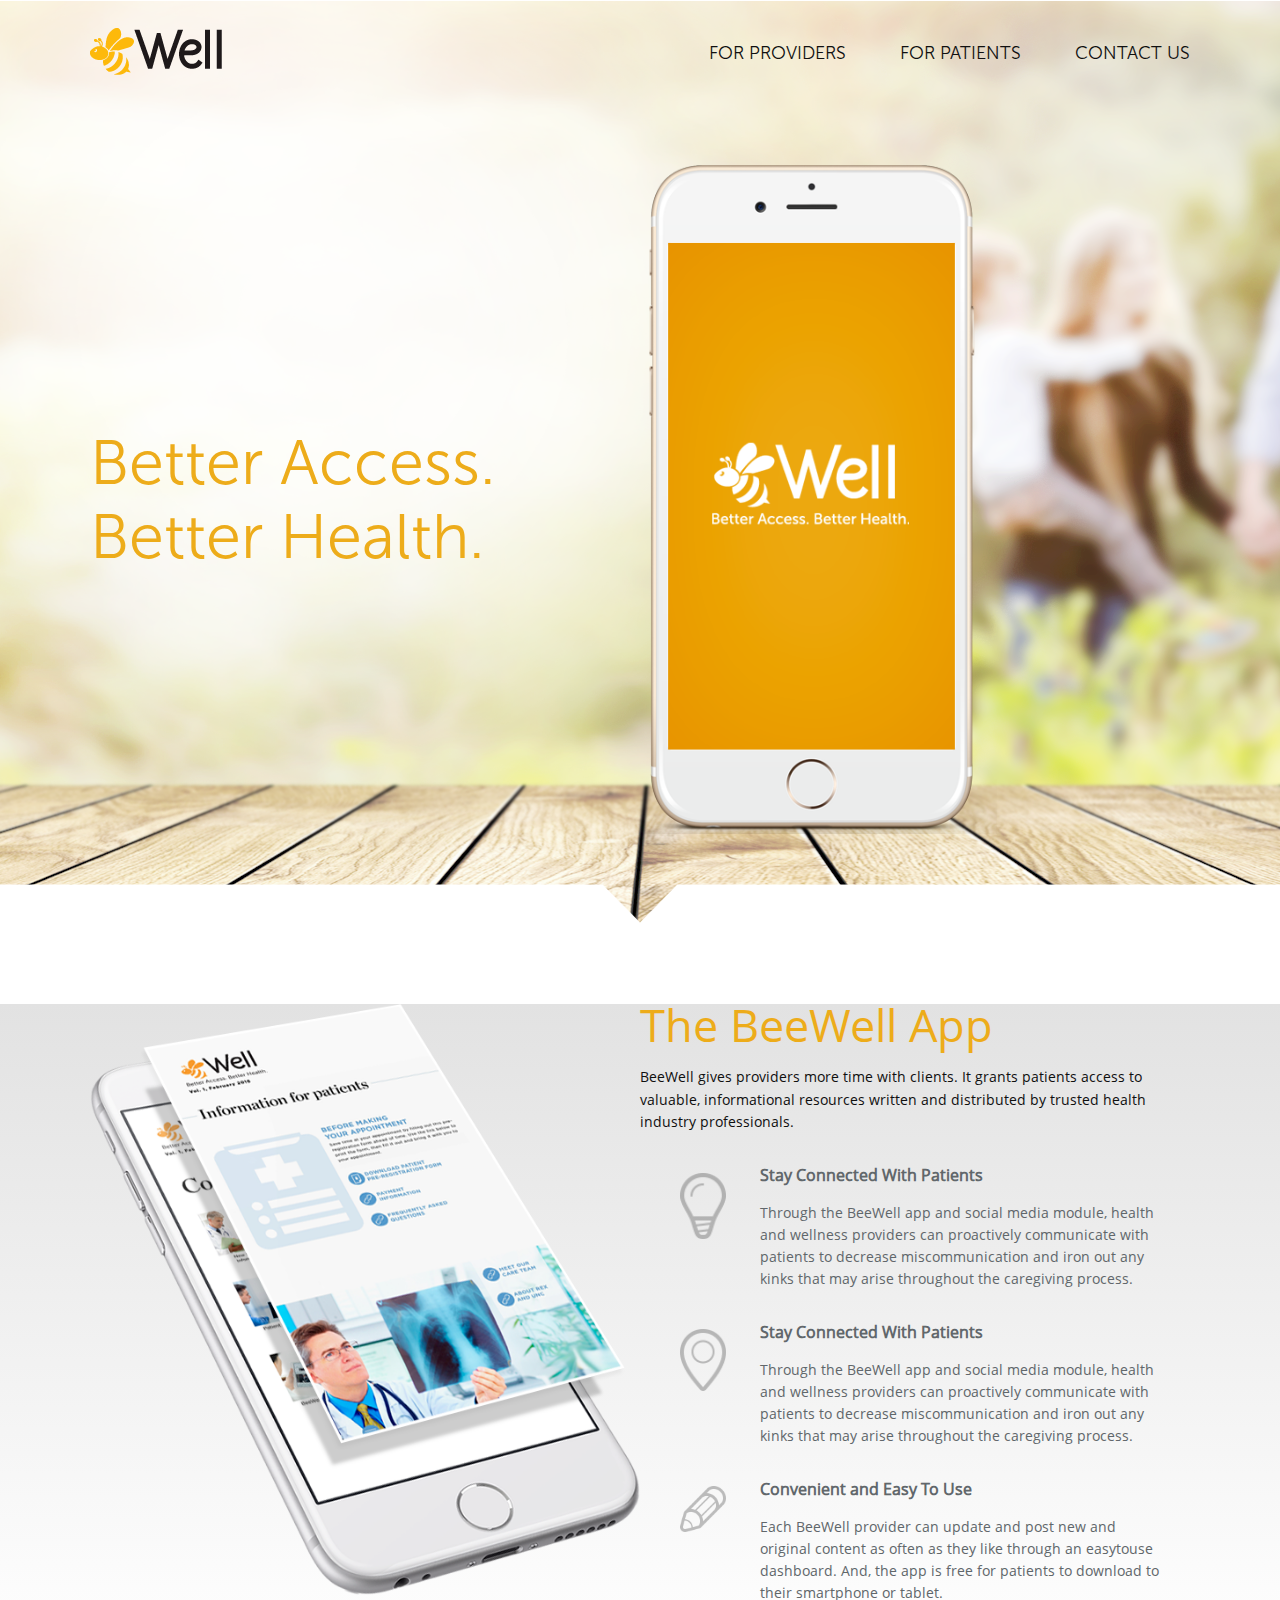
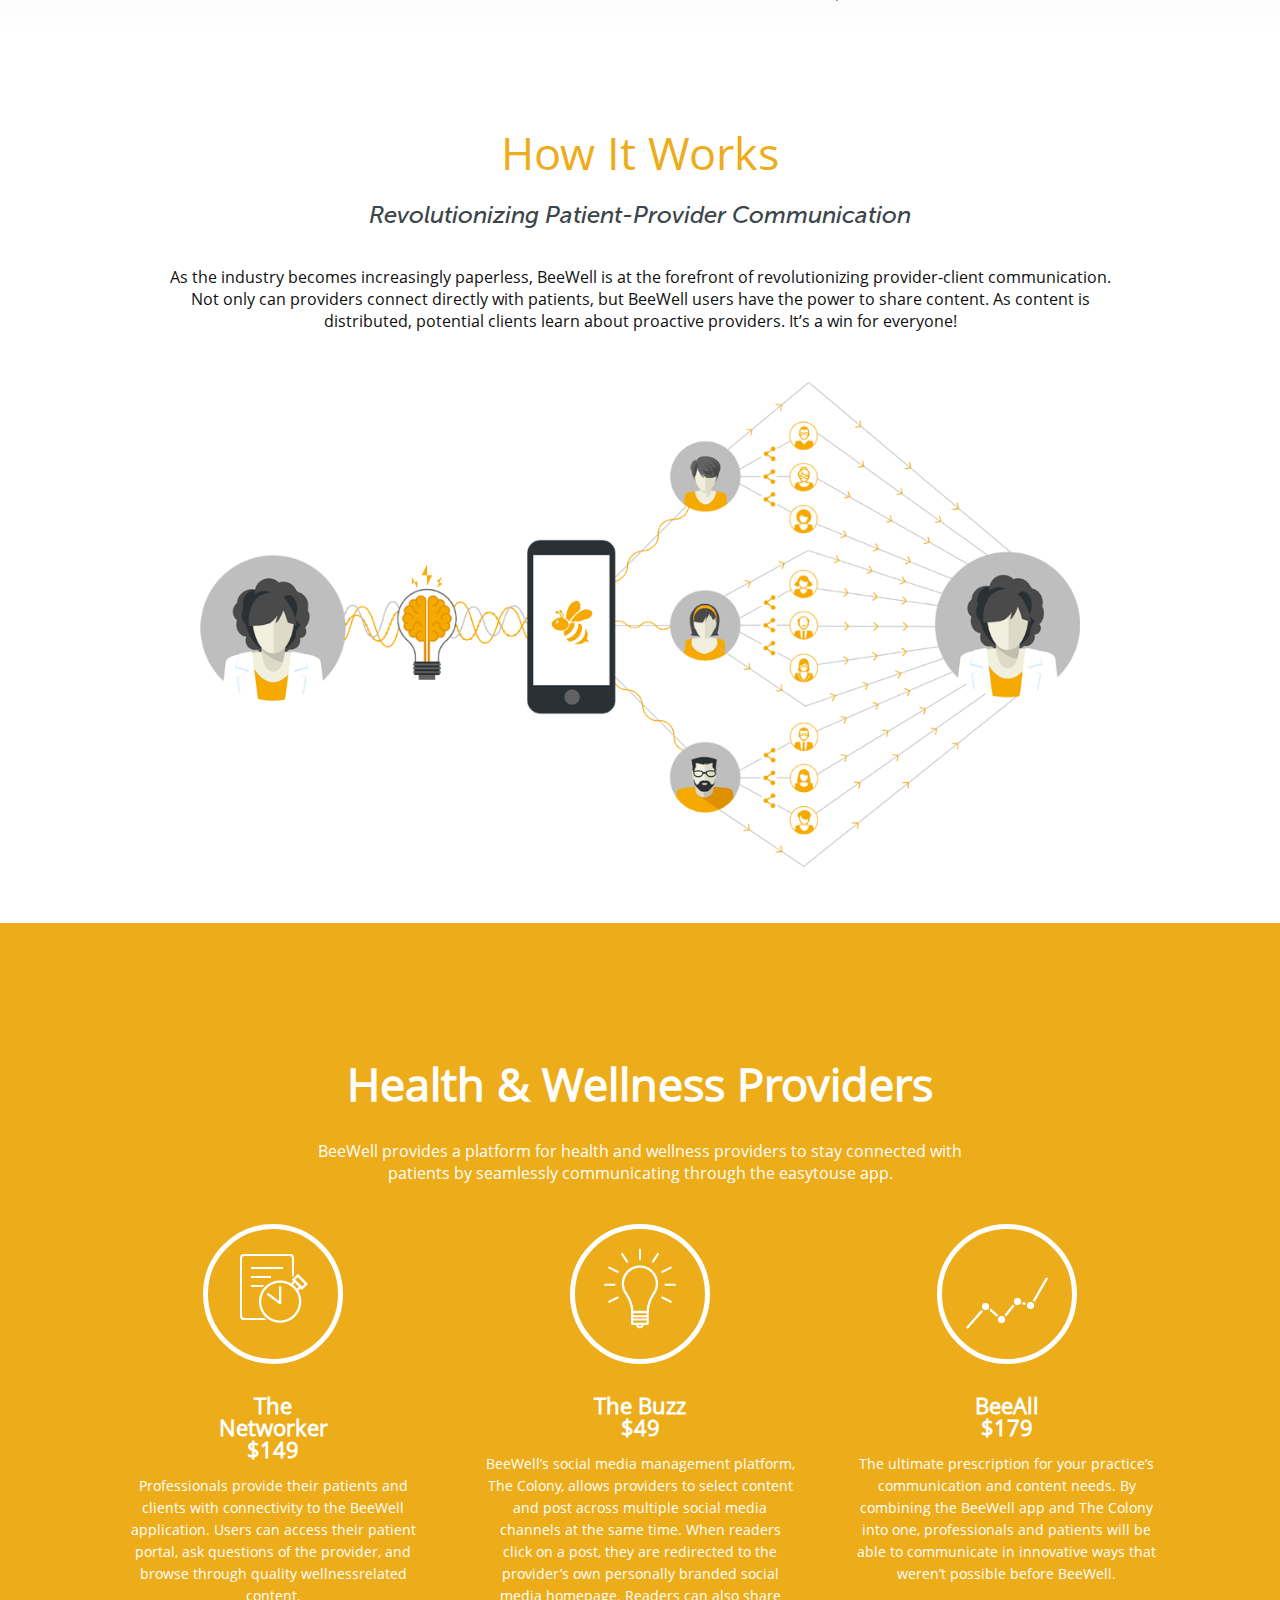
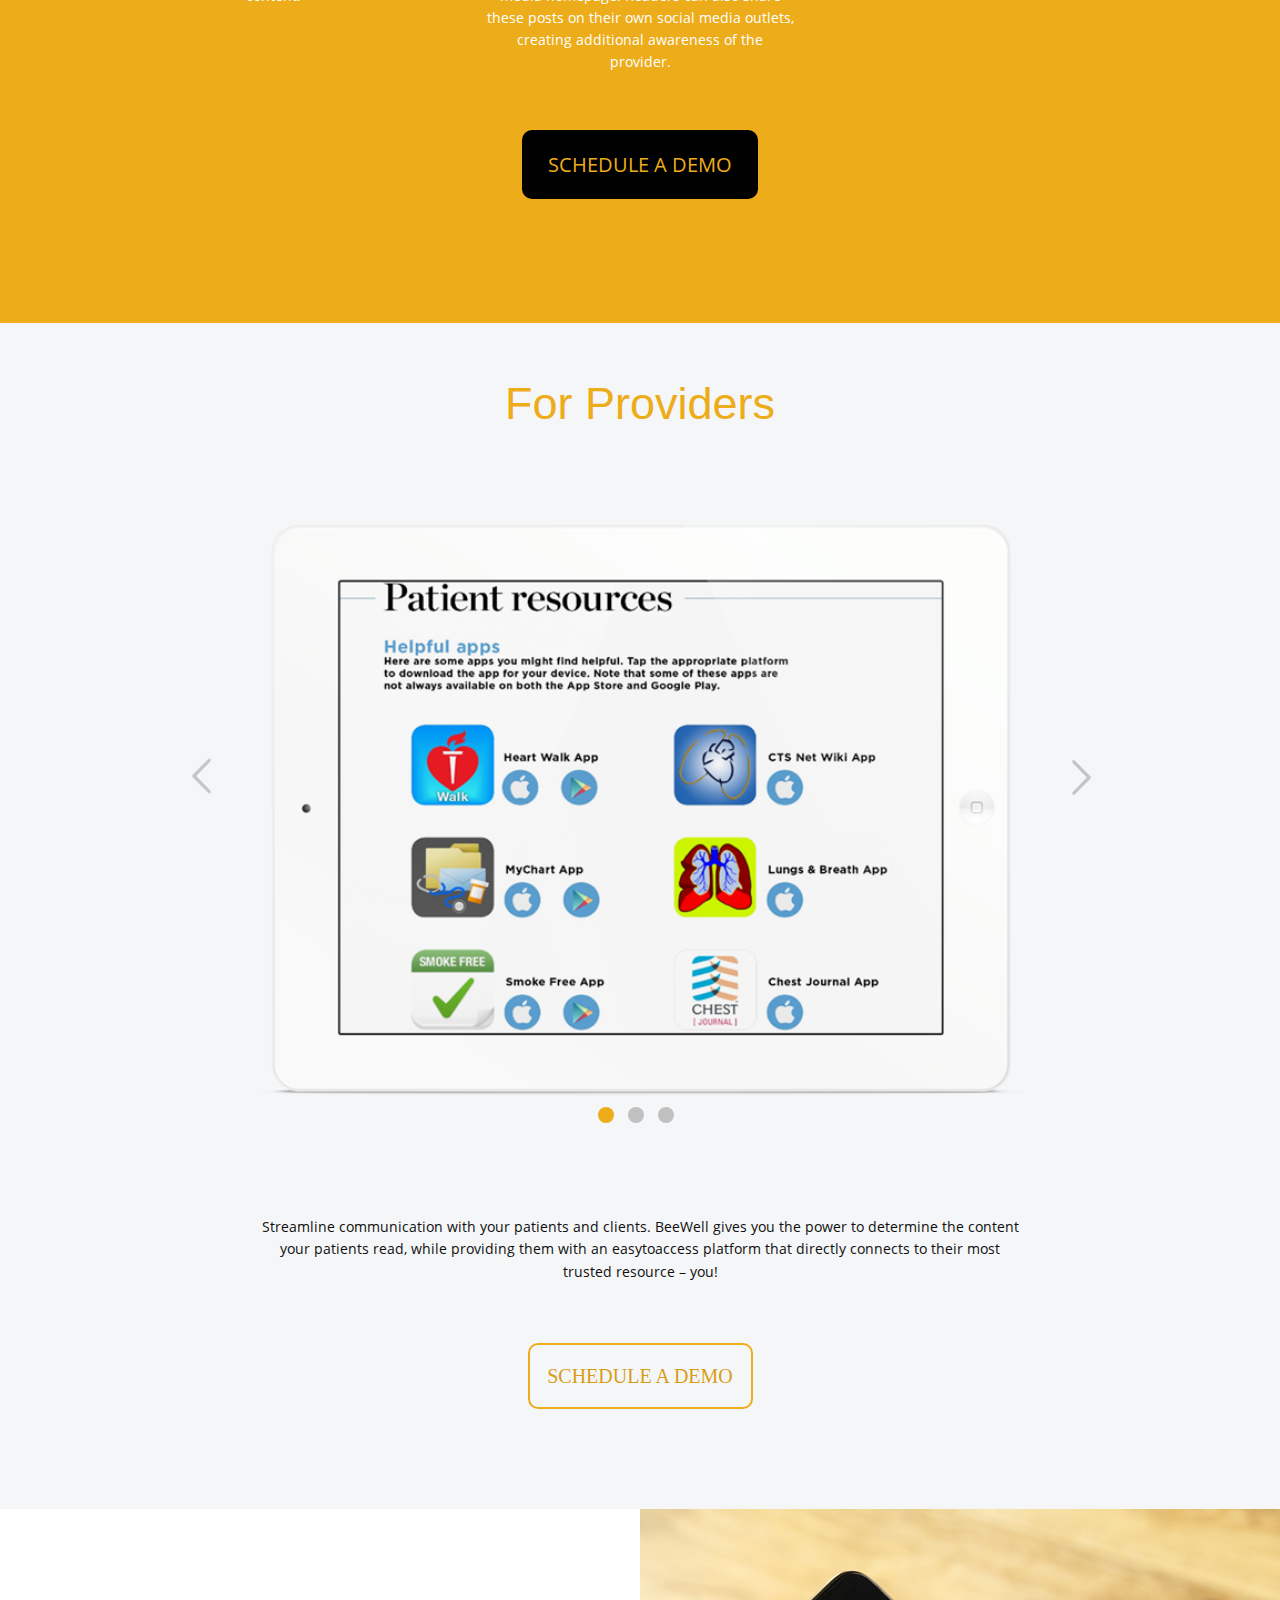
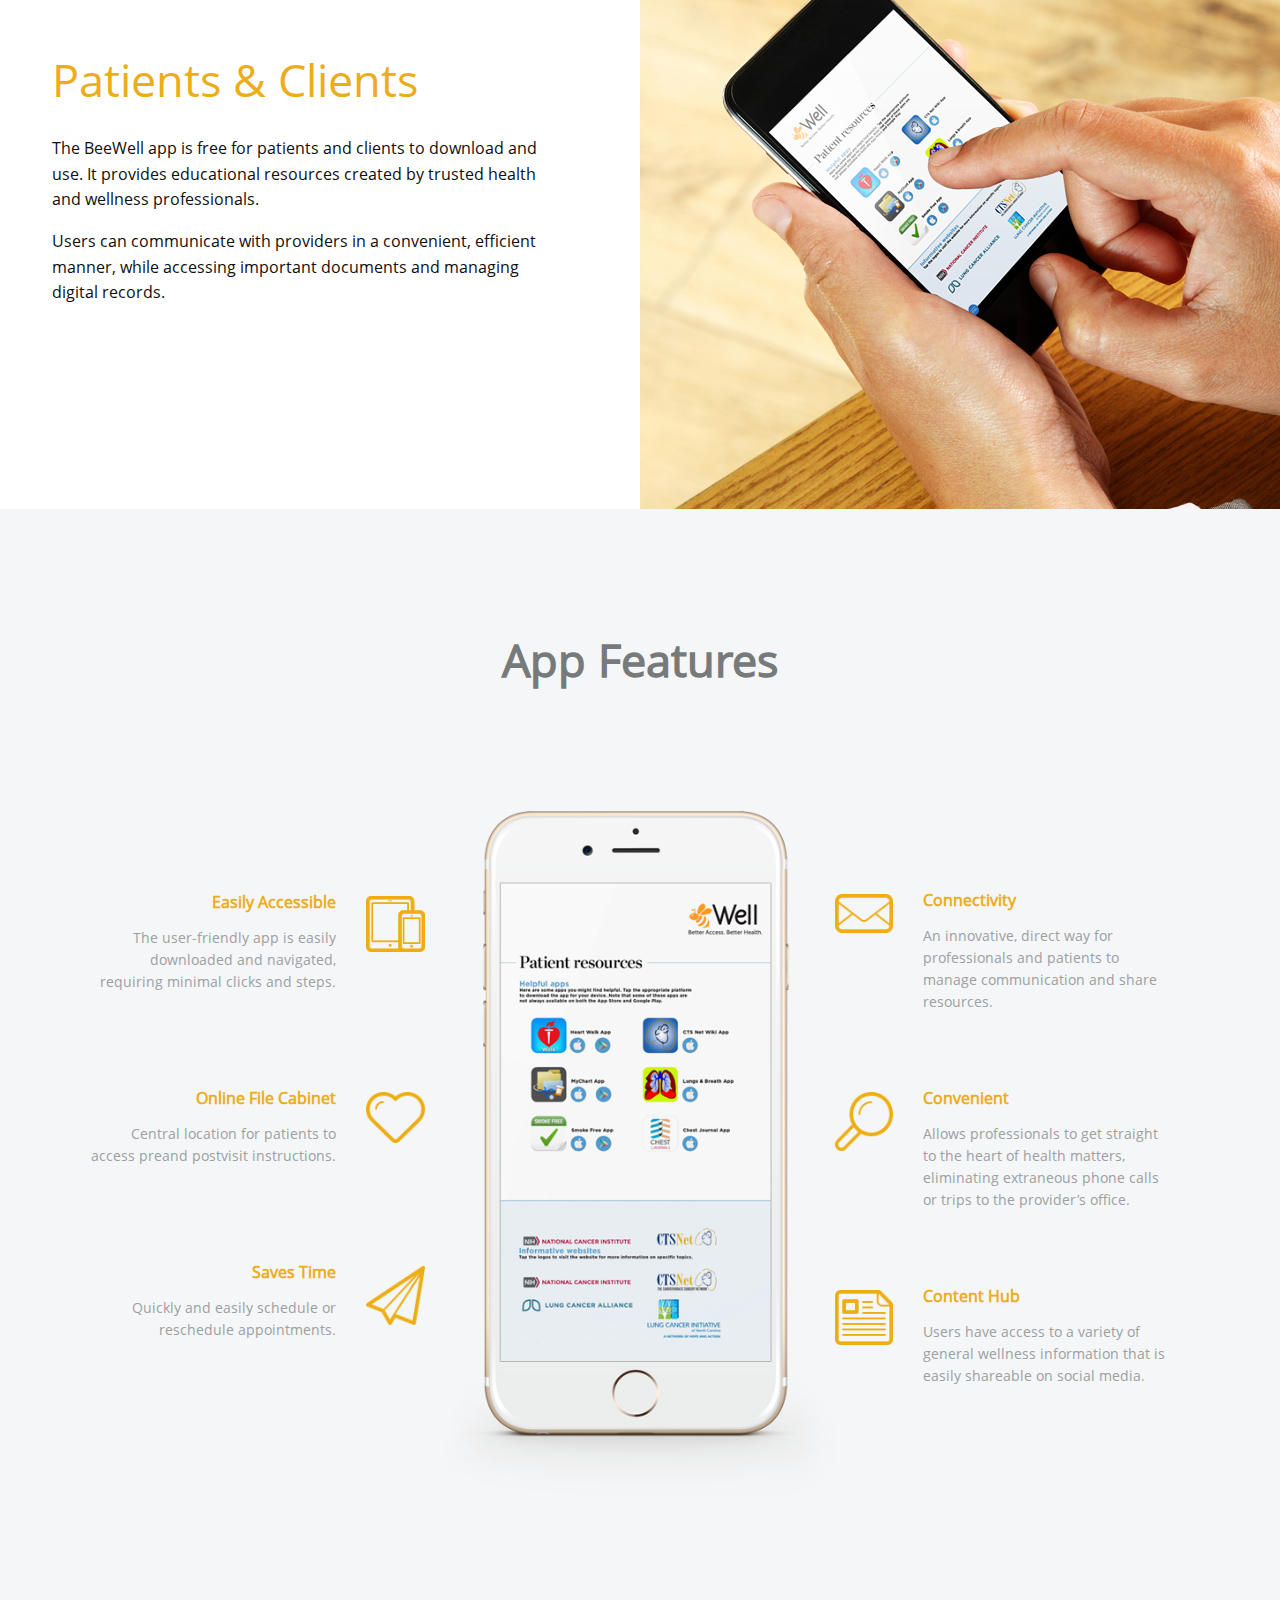
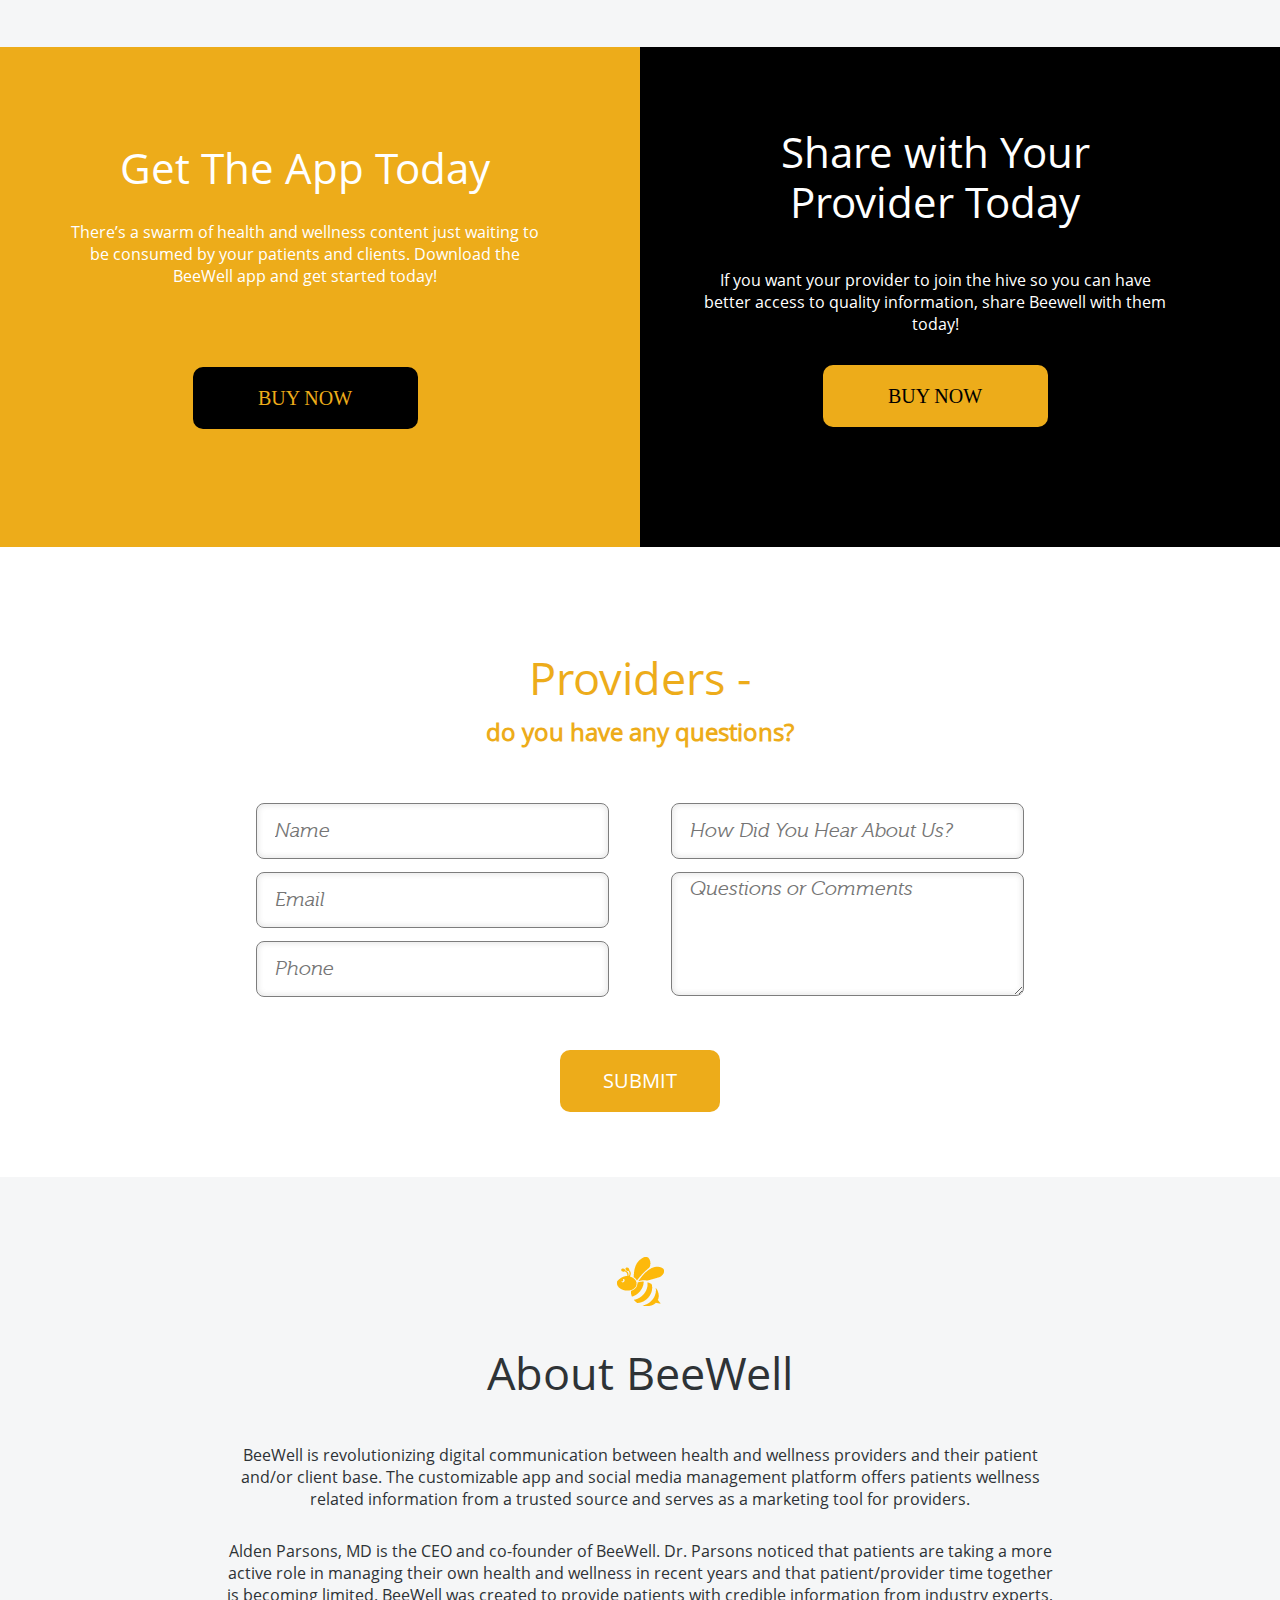
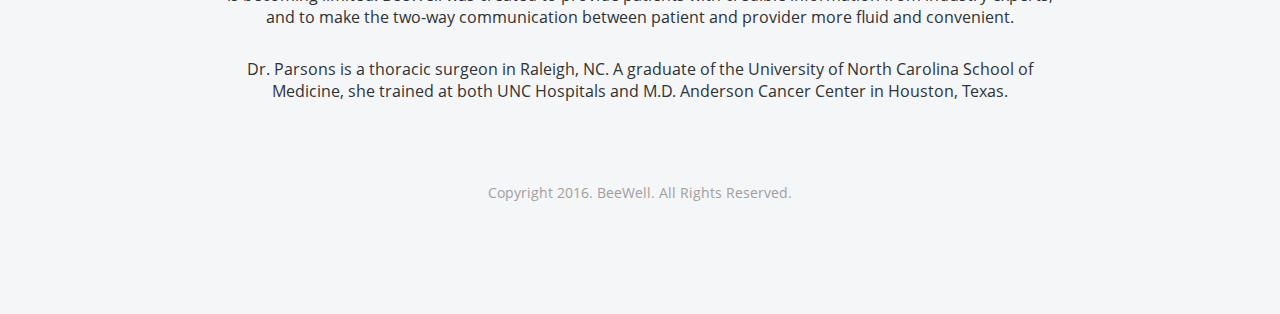
<file: BeeWell/index.html>
<!DOCTYPE html>
<html lang="en">
<head>
    <meta charset="UTF-8">
    <meta name="viewport" content="width=device-width, initial-scale=1.0">
    <link rel="stylesheet" type="text/css" href="slick/slick.css"/>
    <link rel="stylesheet" type="text/css" href="slick/slick-theme.css"/>
    <link rel="stylesheet" href="css/styles.css">
    <title>BeeWell 1</title>
</head>
<body class="body">
<div class="wrapper">
    <div id="sidebar">
        <div class="button-bar menu-toggle">
            <span></span>
            <span></span>
            <span></span>
        </div>
        <ul>
            <li><a class="menu-toggle" href="#for-providers">For
                Providers</a></li>
            <li><a class="menu-toggle" href="#clients">For Patients</a></li>
            <li><a class="menu-toggle" href="#provide">Contact Us</a></li>
        </ul>
    </div>
    <span id="fader" class="menu-toggle"></span>
    <header id="header">
        <div class="container">
            <img src="images/Logo.png" alt="#">
            <nav class="main-nav">
                <ul>
                    <li><a href="#for-providers">For Providers</a></li>
                    <li><a href="#clients">For Patients</a></li>
                    <li><a href="#provide">Contact Us</a></li>
                </ul>
            </nav>
        </div>
    </header>
    <section id="access">
        <div class="container">
            <div class="access-text">
                <h1>Better Access.
                    Better Health.</h1>
            </div>
            <div class="access-image">
                <img class="image-acess" src="images/img-02.png" alt="#">
            </div>
        </div>
    </section>
    <section id="app">
        <div class="container">
            <div class="app-image">
                <img src="images/image-20.png" alt="#">
            </div>
            <div class="app-block">
                <div class="block-header">
                    <h3>The BeeWell App</h3>
                    <p>BeeWell gives providers more time with clients. It
                        grants patients access to valuable, informational
                        resources written and distributed by
                        trusted health industry professionals.</p>
                </div>
                <ul>
                    <li>
                        <img src="images/img-21.png" alt="" class="block-img">
                        <div class="li-block">
                            <h3>Stay Connected With Patients</h3>
                            <p>Through the BeeWell app and social media module,
                                health and wellness providers can proactively
                                communicate with patients to decrease
                                miscommunication
                                and iron out any kinks that may arise
                                throughout the caregiving process.</p>
                        </div>
                    </li>
                    <li>
                        <img src="images/img-22.png" alt="" class="block-img">
                        <div class="li-block">
                            <h3>Stay Connected With Patients</h3>
                            <p>Through the BeeWell app and social media module,
                                health and wellness providers can proactively
                                communicate with patients to decrease
                                miscommunication and iron out any kinks that
                                may arise
                                throughout the caregiving process.</p>
                        </div>
                    </li>
                    <li>
                        <img src="images/img-23.png" alt="" class="block-img">
                        <div class="li-block">
                            <h3>Convenient and Easy To Use</h3>
                            <p>Each BeeWell provider can update and post new
                                and original content as often as they like
                                through an easytouse dashboard. And, the app
                                is free for patients to
                                download to their smartphone or tablet.</p>
                        </div>
                    </li>
                </ul>
            </div>
        </div>
    </section>
    <section>
        <div class="container how-works">
            <h3>How It Works</h3>
            <h5>Revolutionizing Patient-Provider Communication</h5>
            <p>As the industry becomes increasingly paperless, BeeWell is at
                the forefront of revolutionizing provider-client communication.
                Not only can providers connect directly with patients, but
                BeeWell
                users have the power to share content. As content is
                distributed,
                potential clients learn about proactive providers.
                It’s a win for everyone!</p>
            <img src="images/img-30.png" alt="">
        </div>
    </section>
    <section class="health">
        <div class="container">
            <div class="header-health">
                <h3>Health & Wellness Providers</h3>
                <p>BeeWell provides a platform for health and wellness
                    providers to stay connected with patients
                    by seamlessly communicating through the easytouse app.</p>
            </div>
            <div class="health-blocks">
                <div class="circle">
                    <img src="images/img-40.png" alt="">
                </div>
                <h5>The Networker $149</h5>
                <p>Professionals provide their patients and clients with
                    connectivity to the BeeWell application. Users can access
                    their patient portal, ask questions of the provider, and
                    browse
                    through quality wellnessrelated content.</p>
            </div>
            <div class="health-blocks">
                <div class="circle">
                    <img src="images/img-41.png" alt="">
                </div>
                <h5>The Buzz <span>$49</span></h5>
                <p>BeeWell’s social media management platform, The Colony,
                    allows
                    providers to select content and post across multiple
                    social media
                    channels at the same time. When readers click on a post,
                    they are
                    redirected to the provider’s own personally branded
                    social media
                    homepage. Readers can also share these posts on their
                    own social
                    media outlets, creating additional awareness of the
                    provider.</p>
            </div>
            <div class="health-blocks">
                <div class="circle">
                    <img src="images/img-42.png" alt="">
                </div>
                <h5>BeeAll <span>$179</span></h5>
                <p>The ultimate prescription for your practice’s communication
                    and content needs. By combining the BeeWell app and The
                    Colony into one, professionals and patients will be able
                    to communicate in innovative
                    ways that weren’t possible before BeeWell.</p>
            </div>
            <a href="#" class="button-health">SCHEDULE A DEMO</a>
        </div>
    </section>
    <section id="for-providers">
        <div class="container">
            <div class="for-providers-inner">
                <h3>For Providers</h3>
                <div class="all">
                    <div class="slider">
                        <div class="gallery">
                            <div class="item-img">
                                <img src="images/img-51.png" alt=""></div>
                            <div class="item-img">
                                <img src="images/img-51.png" alt=""></div>
                            <div class="item-img">
                                <img src="images/img-51.png" alt=""></div>
                        </div>
                    </div>
                    <p>Streamline communication with your patients and clients.
                        BeeWell gives you the power to determine the content
                        your
                        patients read, while providing them with an
                        easytoaccess
                        platform that directly connects to their
                        most trusted resource – you!</p>
                    <a href="#" class="button-providers">Schedule A Demo</a>
                </div>
            </div>
        </div>
    </section>
    <section id="clients">
        <div class="clients-inner">
            <div class="block-text">
                <div class="block-text-inner">
                    <h3>Patients & Clients</h3>
                    <p>The BeeWell app is free for patients and clients to
                        download and use.
                        It provides educational resources created by trusted
                        health and wellness professionals.</p>
                    <p>Users can communicate with providers in a convenient,
                        efficient
                        manner, while accessing important documents
                        and managing digital records.</p>
                </div>
            </div>
            <div class="block-image">
            </div>
        </div>
    </section>
    <section class="features">
        <div class="container">
            <h4>App Features</h4>
            <div class="features-text">
                <div class="features-block">
                    <div class="features-inner">
                        <div class="inner">
                            <div class="inner-text">
                                <h5>Easily Accessible</h5>
                                <p>The user-friendly app is easily downloaded
                                    and navigated, requiring minimal clicks
                                    and steps.</p>
                            </div>
                            <img src="images/img-61.png" alt="">
                        </div>
                        <div class="inner">
                            <div class="inner-text">
                                <h5>Online File Cabinet</h5>
                                <p>Central location for patients to access
                                    preand postvisit instructions.</p>
                            </div>
                            <img src="images/img-62.png" alt="">
                        </div>
                        <div class="inner">
                            <div class="inner-text">
                                <h5>Saves Time</h5>
                                <p>Quickly and easily schedule or
                                    reschedule appointments.</p>
                            </div>
                            <img src="images/img-63.png" alt="">
                        </div>
                    </div>
                </div>
                <div class="features-block image-feature">
                    <img class="image-feature" src="images/img-70.png" alt="">
                </div>
                <div class="features-block">
                    <div class="features-inner">
                        <div class="inner-right">
                            <img src="images/img-64.png" alt="">
                            <div class="inner-text2">
                                <h5>Connectivity</h5>
                                <p>An innovative, direct way for
                                    professionals and patients
                                    to manage communication and share
                                    resources.</p>
                            </div>
                        </div>
                        <div class="inner-right">
                            <img src="images/img-65.png" alt="">
                            <div class="inner-text2">
                                <h5>Convenient</h5>
                                <p>Allows professionals to get straight to
                                    the heart
                                    of health matters, eliminating
                                    extraneous phone calls or trips
                                    to the provider’s office.</p>
                            </div>
                        </div>
                        <div class="inner-right">
                            <img src="images/img-66.png" alt="">
                            <div class="inner-text2">
                                <h5>Content Hub</h5>
                                <p>Users have access to a variety
                                    of general wellness information
                                    that is easily shareable on social
                                    media.</p>
                            </div>
                        </div>
                    </div>
                </div>
            </div>
        </div>
    </section>
    <section class="today">
        <div class="today-inner">
            <div class="left-share">
                <div class="left-share-in">
                    <h3>Get The App Today</h3>
                    <p>There’s a swarm of health and wellness content just
                        waiting to be consumed by your patients and
                        clients. Download the BeeWell app and get started
                        today!</p>
                        <a href="#" class="button-left">BUY NOW</a>
                </div>
                
            </div>
            <div class="right-share">
                <div class="right-share-in">
                    <h3>Share with Your Provider Today</h3>
                    <p>If you want your provider to join the hive so you can
                        have better access to quality information,
                        share Beewell with them today!</p>
                    <a href="#" class="button-right">BUY NOW</a>
                </div>
            </div>
        </div>
    </section>
    <section id="provide">
        <div class="container">
            <h3>Providers -</h3>
            <h4>do you have any questions?</h4>
            <div class="input-block">
                <div class="left-input">
                    <label>
                        <input type="text" class="form-control"
                               placeholder="Name">
                    </label>
                    <label>
                        <input type="text" class="form-control"
                               placeholder="Email">
                    </label>
                    <label>
                        <input type="text" class="form-control"
                               placeholder="Phone">
                    </label>
                </div>
                <div class="right-input">
                    <label>
                        <input type="text" class="form-control"
                               placeholder="How Did You Hear About Us?">
                    </label>
                    <label>
                        <textarea placeholder="Questions or Comments"
                                  class="form-control"></textarea>
                    </label>
                </div>
            </div>
            <a href="#" class="input-button">Submit</a>
        </div>
    </section>
    <footer>
        <div class="container">
            <img class="logo-footer" src="images/logo-2.png" alt="">
            <h3>About BeeWell</h3>
            <p>BeeWell is revolutionizing digital communication between
                health and
                wellness providers and their patient
                and/or client base. The customizable app and social media
                management
                platform offers patients wellness
                related information from a trusted source and serves as a
                marketing
                tool for providers.</p>
            <p>Alden Parsons, MD is the CEO and co-founder of BeeWell. Dr.
                Parsons noticed that patients are taking a
                more active role in managing their own health and wellness
                in recent
                years and that patient/provider
                time together is becoming limited. BeeWell was created to
                provide
                patients with credible information
                from industry experts, and to make the two-way communication
                between patient and provider more fluid and
                convenient.</p>
            <p>Dr. Parsons is a thoracic surgeon in Raleigh, NC. A graduate of
                the University of North Carolina School
                of Medicine, she trained at both UNC Hospitals and M.D.
                Anderson
                Cancer Center in Houston, Texas.</p>
            <p>Copyright 2016. BeeWell. All Rights Reserved.</p>
        </div>
    </footer>
</div>
<script src="js/jquery-1.11.3.min.js"></script>
<script src="slick/slick.min.js"></script>
<script src="js/scripts.js"></script>
</body>
</html>
</file>
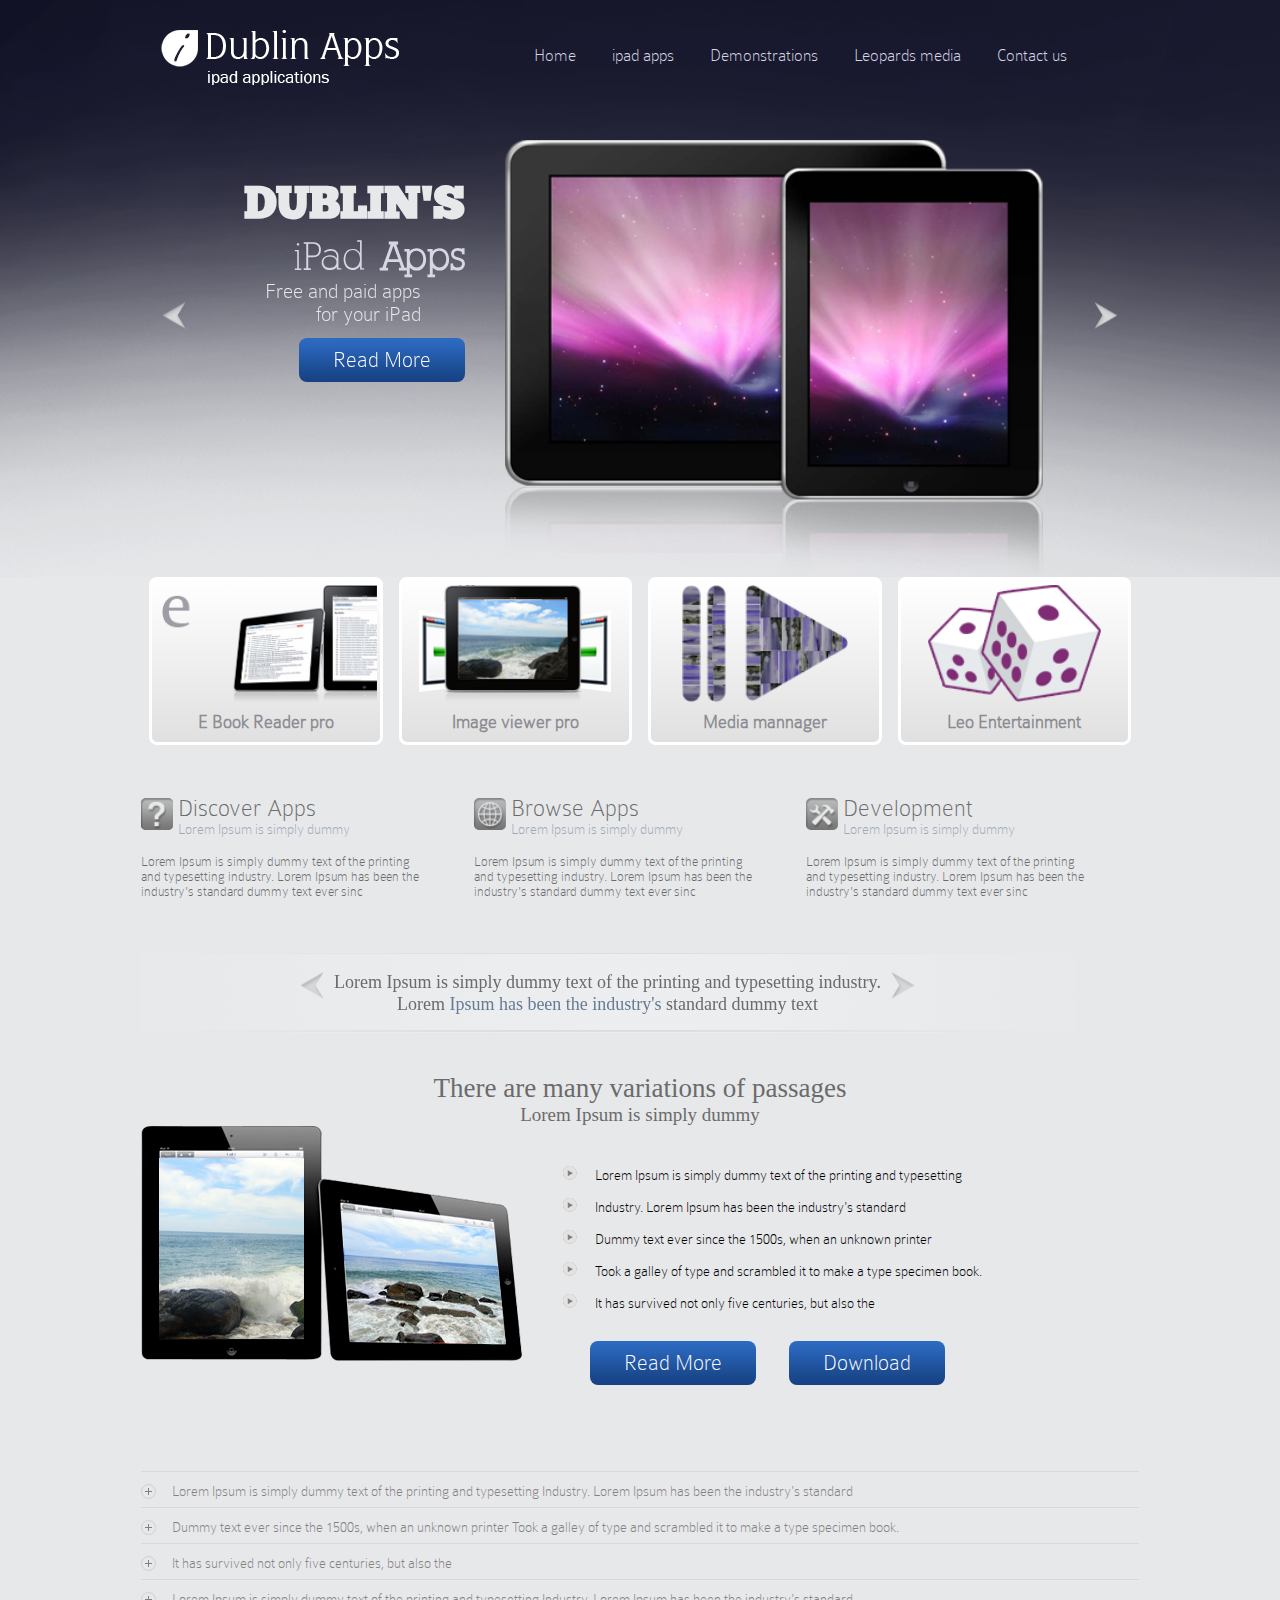
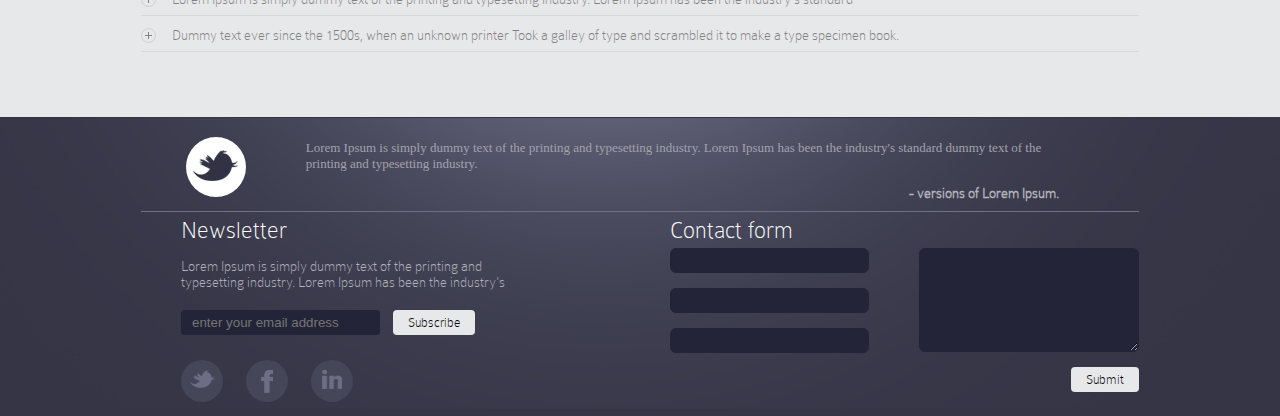
<file: Dublin/index.html>
<!DOCTYPE html>
<html lang="en">
<head>
    <meta charset="UTF-8">
    <meta content="width=device-width, initial-scale=1.0" name="viewport">
    <link href="css/styles.css" rel="stylesheet">
    <link href="css/styles2.css" rel="stylesheet">
    <link href="slick/slick.css" rel="stylesheet" type="text/css"/>
    <link href="slick/slick-theme.css" rel="stylesheet" type="text/css"/>
    <title>Dublin apps</title>
</head>
<body class="body">
<div class="mobile-menu">
    <div class="logo">
        <a href="#">logo</a>
    </div>
    <div class="mobile-btn menu-toggle">
        <span></span>
        <span></span>
        <span></span>
    </div>
</div>
<div class="sidebar">
    <ul>
        <li><a class="menu-toggle" href="#">Home</a></li>
        <li><a class="menu-toggle" href="#">ipad apps</a></li>
        <li><a class="menu-toggle" href="#">Demonstrations</a></li>
        <li><a class="menu-toggle" href="#">Leopards media</a></li>
        <li><a class="menu-toggle" href="#">Contact us</a></li>
    </ul>
    <span class="fader menu-toggle"></span>
</div>
<div class="wrapper">
    <header>
        <div class="container">
            <div class="logo">
                <a href="#">logo</a>
            </div>
            <nav class="main-nav">
                <ul>
                    <li><a href="#">Home</a></li>
                    <li><a href="#">ipad apps</a></li>
                    <li><a href="#">Demonstrations</a></li>
                    <li><a href="#">Leopards media</a></li>
                    <li><a href="#">Contact us</a></li>
                </ul>
            </nav>
        </div>
    </header>
    <div class="visual">
        <div class="gallery">
            <div class="gallery-item">
                <img alt="" src="images/visual-bg.png">
                <div class="item-text">
                    <h1>Dublin's</h1>
                    <h2>iPad <strong>Apps</strong></h2>
                    <p>Free and paid apps for your iPad</p>
                    <a class="btn" href="#">Read More</a>
                </div>
            </div>
            <div class="gallery-item">
                <img alt="" src="images/visual-bg.png">
                <div class="item-text">
                    <h1>Dublin's</h1>
                    <h2>iPad <strong>Apps</strong></h2>
                    <p>Free and paid apps for your iPad</p>
                    <a class="btn" href="#">Read More</a>
                </div>
            </div>
            <div class="gallery-item">
                <img alt="" src="images/visual-bg.png">
                <div class="item-text">
                    <h1>Dublin's</h1>
                    <h2>iPad <strong>Apps</strong></h2>
                    <p>Free and paid apps for your iPad</p>
                    <a class="btn" href="#">Read More</a>
                </div>
            </div>
        </div>
    </div>
    <div class="container">
        <div class="media">
            <div class="media-item">
                <div class="inner">
                    <img alt="" src="images/img-products01.png">
                    <h5>E Book Reader pro</h5>
                </div>
            </div>
            <div class="media-item">
                <div class="inner">
                    <img alt="" src="images/img-products02.png">
                    <h5>Image viewer pro</h5>
                </div>
            </div>
            <div class="media-item">
                <div class="inner">
                    <img alt="" src="images/img-products03.png">
                    <h5>Media mannager</h5>
                </div>
            </div>
            <div class="media-item">
                <div class="inner">
                    <img alt="" src="images/img-products04.png">
                    <h5>Leo Entertainment</h5>
                </div>
            </div>
        </div>
        <div class="descript">
            <div class="desc">
                <div class="desc-header">
                    <img alt="" src="images/descriptions-img01.png">
                    <div class="header-text">
                        <h3>Discover Apps</h3>
                        <h5>Lorem Ipsum is simply dummy</h5>
                    </div>
                </div>
                <p>Lorem Ipsum is simply dummy text of the printing and
                    typesetting industry. Lorem Ipsum has been the
                    industry's standard dummy text ever sinc</p>
            </div>
            <div class="desc">
                <div class="desc-header">
                    <img alt="" src="images/descriptions-img02.png">
                    <div class="header-text">
                        <h3>Browse Apps</h3>
                        <h5>Lorem Ipsum is simply dummy</h5>
                    </div>
                </div>
                <p>Lorem Ipsum is simply dummy text of the printing and
                    typesetting industry. Lorem Ipsum has been the
                    industry's standard dummy text ever sinc</p>
            </div>
            <div class="desc">
                <div class="desc-header">
                    <img alt="" src="images/descriptions-img03.png">
                    <div class="header-text">
                        <h3>Development</h3>
                        <h5>Lorem Ipsum is simply dummy</h5>
                    </div>
                </div>
                <p>Lorem Ipsum is simply dummy text of the printing and
                    typesetting industry. Lorem Ipsum has been the
                    industry's standard dummy text ever sinc</p>
            </div>
        </div>
        <div class="text-slider">
            <div class="slider-bg">
                <div class="slide-text">
                    <div class="text">
                        <p>Lorem Ipsum is simply dummy text of the printing and
                            typesetting industry. Lorem <a href="#">Ipsum
                                has been the industry's</a> standard dummy text
                        </p>
                    </div>
                    <div class="text">
                        <p>Lorem Ipsum is simply dummy text of the printing and
                            typesetting industry. Lorem <a
                                    href="#">Ipsum has been the industry's</a>
                            standard dummy text</p>
                    </div>
                    <div class="text">
                        <p>Lorem Ipsum is simply dummy text of the printing and
                            typesetting industry. Lorem <a
                                    href="#">Ipsum has been the industry's</a>
                            standard dummy text</p>
                    </div>
                </div>
            </div>
        </div>
        <div class="passages">
            <div class="passages-head">
                <h3>There are many variations of passages</h3>
                <p>Lorem Ipsum is simply dummy</p>
            </div>
            <div class="passages-body">
                <div class="image">
                    <img alt="" src="images/passages-img.png">
                </div>
                <div class="passages-text">
                    <ul>
                        <li><a href="#">
                            <img alt="" class="bullet" src="images/bullet.png"></a>
                            <span>Lorem Ipsum is simply dummy text of
                                the printing and typesetting</span>
                        </li>
                        <li><a href="#">
                            <img alt="" class="bullet" src="images/bullet.png"></a>
                            <span>Industry. Lorem Ipsum has been the
                                industry's standard</span>
                        </li>
                        <li><a href="#">
                            <img alt="" class="bullet" src="images/bullet.png"></a>
                            <span>Dummy text ever since the 1500s, when
                                an unknown printer</span>
                        </li>
                        <li>
                            <a href="#">
                                <img alt="" class="bullet"
                                     src="images/bullet.png"></a>
                            <span>Took a galley of type and scrambled it
                                to make a type specimen book.</span></li>
                        <li><a href="#">
                            <img alt="" class="bullet" src="images/bullet.png"></a>
                            <span>It has survived not only five centuries,
                                but also the</span>
                        </li>
                    </ul>
                    <div class="buttons">
                        <a class="btn" href="#">Read More</a>
                        <a class="btn" href="#">Download</a>
                    </div>
                </div>
            </div>
        </div>
        <div class="lorem">
            <ul class="down-menu">
                <li>
                    <a class="opener" href="#">Lorem Ipsum is simply dummy
                        text of the printing and typesetting
                        Industry. Lorem Ipsum has been the industry's
                        standard </a>
                    <div class="hor-vertic">
                        <span class="vertical"></span>
                        <span class="horizontal"></span>
                    </div>
                    <div class="slide">
                        <p>Lorem ipsum dolor sit amet, consectetur
                            adipisicing elit. Esse facere iusto doloremque quo
                            quas. In. Lorem ipsum dolor sit amet,
                            consectetur adipisicing elit. Esse facere iusto
                            doloremque quo quas. In.</p>
                    </div>
                </li>
                <li>
                    <a class="opener" href="#">Dummy text ever since the 1500s,
                        when an unknown printer Took a galley of
                        type and scrambled it to make a type specimen book.</a>
                    <div class="hor-vertic">
                        <span class="vertical"></span>
                        <span class="horizontal"></span>
                    </div>
                    <div class="slide">
                        <p>Lorem ipsum dolor sit amet, consectetur
                            adipisicing elit.
                            Esse facere iusto doloremque quo
                            quas. In. Lorem ipsum dolor sit amet,
                            consectetur adipisicing elit.
                            Esse facere iusto
                            doloremque quo quas. In.</p>
                    </div>
                </li>
                <li>
                    <a class="opener" href="#">It has survived not only five
                        centuries, but also the</a>
                    <div class="hor-vertic">
                        <span class="vertical"></span>
                        <span class="horizontal"></span>
                    </div>
                    <div class="slide">
                        <p>Lorem ipsum dolor sit amet, consectetur
                            adipisicing elit.
                            Esse facere iusto doloremque quo
                            quas. In. Lorem ipsum dolor sit amet, consectetur
                            adipisicing elit. Esse facere iusto
                            doloremque quo quas. In.</p>
                    </div>
                </li>
                <li>
                    <a class="opener" href="#">Lorem Ipsum is simply dummy
                        text of
                        the printing and typesetting
                        Industry. Lorem Ipsum has been the industry's
                        standard </a>
                    <div class="hor-vertic">
                        <span class="vertical"></span>
                        <span class="horizontal"></span>
                    </div>
                    <div class="slide">
                        <p>Lorem ipsum dolor sit amet, consectetur
                            adipisicing elit.
                            Esse facere iusto doloremque quo
                            quas. In. Lorem ipsum dolor sit amet, consectetur
                            adipisicing elit. Esse facere iusto
                            doloremque quo quas. In.</p>
                    </div>
                </li>
                <li>
                    <a class="opener" href="#"> Dummy text ever since the 1500s,
                        when an unknown printer Took a galley
                        of type and scrambled it to make a type specimen
                        book.</a>
                    <div class="hor-vertic">
                        <span class="vertical"></span>
                        <span class="horizontal"></span>
                    </div>
                    <div class="slide">
                        <p>Lorem ipsum dolor sit amet, consectetur
                            adipisicing elit.
                            Esse facere iusto doloremque quo
                            quas. In. Lorem ipsum dolor sit amet, consectetur
                            adipisicing elit. Esse facere iusto
                            doloremque quo quas. In.</p>
                    </div>
                </li>
            </ul>
        </div>
    </div>
    <footer>
        <div class="footer-head">
            <div class="foot-img">
                <div class="twitter-bg">
                    <img alt="" src="images/twitter-icon.png">
                </div>
            </div>
            <div class="head-text">
                <p>Lorem Ipsum is simply dummy text of the printing and
                    typesetting
                    industry. Lorem Ipsum has been the
                    industry's standard dummy text of the printing and
                    typesetting industry.</p>
                <h5>- versions of Lorem Ipsum.</h5>
            </div>
        </div>
        <div class="footer-down">
            <div class="footer-left">
                <h3>Newsletter</h3>
                <p>Lorem Ipsum is simply dummy text of the printing and
                    typesetting
                    industry. Lorem Ipsum has been the
                    industry's</p>
                <div class="input">
                    <label>
                        <input placeholder="enter your email address"
                               type="text">
                    </label>
                    <a class="btn2" href="#">Subscribe</a>
                </div>
                <ul class="icons">
                    <li>
                        <a href="#"><img alt=""
                                         src="images/ico-twitter.png"></a>
                    </li>
                    <li>
                        <a href="#"><img alt=""
                                         src="images/ico-facebook.png"></a>
                    </li>
                    <li>
                        <a href="#"><img alt=""
                                         src="images/ico-linkedin.png"></a>
                    </li>
                </ul>
            </div>
            <div class="footer-right">
                <div class="inner-right">
                    <h3>Contact form</h3>
                    <div class="contact">
                        <div class="inputs">
                            <label>
                                <input placeholder="" type="text">
                            </label>
                            <label>
                                <input placeholder="" type="text">
                            </label>
                            <label>
                                <input placeholder="" type="text">
                            </label>
                        </div>
                        <div class="textarea">
                            <label>
                                <textarea cols="30" rows="10"></textarea>
                            </label>
                            <a class="btn3" href="#">Submit</a>
                        </div>

                    </div>
                </div>
            </div>
        </div>
    </footer>
</div>

<script src="js/jquery-1.11.3.min.js"></script>
<script src="slick/slick.min.js"></script>
<script src="js/js.js"></script>
</body>
</html>
</file>
<file: BeeWell/css/styles.css>
@font-face {
	font-family: 'MuseoSans';
	src: url('../fonts/MuseoSans.eot');
	src: url('../fonts/MuseoSans.eot?#iefix') format('embedded-opentype'),
	url('../fonts/MuseoSans.woff') format('woff'), url('../fonts/MuseoSans.ttf')
	format('truetype'), url('../fonts/MuseoSans.svg#ColabThi') format('svg');
	font-weight: normal;
	font-style: normal;
}
@font-face {
	font-family: 'MuseoSans-500Italic';
	src: url('../fonts/MuseoSans-500Italic.eot');
	src: url('../fonts/MuseoSans-500Italic.eot?#iefix')
	format('embedded-opentype'), url('../fonts/MuseoSans-500Italic.woff')
	format('woff'), url('../fonts/MuseoSans-500Italic.ttf') format('truetype'),
	url('../fonts/MuseoSans-500Italic.svg#ColabThi') format('svg');
	font-weight: normal;
	font-style: normal;
}
@font-face {
	font-family: 'OpenSans';
	src: url('../fonts/OpenSans.eot');
	src: url('../fonts/OpenSans.eot?#iefix') format('embedded-opentype'),
	url('../fonts/OpenSans.woff') format('woff'), url('../fonts/OpenSans.ttf')
	format('truetype'), url('../fonts/OpenSans.svg#ColabThi') format('svg');
	font-weight: normal;
	font-style: normal;
}
@font-face {
	font-family: 'MuseoSans-Italic';
	src: url('../fonts/exljbris_-_museo_cyrl_300_italic-webfont.eot');
	src: url('../fonts/exljbris_-_museo_cyrl_300_italic-webfont.eot?#iefix')
	format('embedded-opentype'),
	url('../fonts/exljbris_-_museo_cyrl_300_italic-webfont.woff')
	format('woff'), url('../fonts/exljbris_-_museo_cyrl_300_italic-webfont.ttf')
	format('truetype'),
	url('../fonts/exljbris_-_museo_cyrl_300_italic-webfont.svg#ColabThi')
	format('svg');
	font-weight: normal;
	font-style: normal;
}
*{
	-webkit-box-sizing: border-box;
	-moz-box-sizing: border-box;
	box-sizing: border-box;
}
body {
	margin: 0;
	color: #101010;
	font: 400 14px / 22px 'OpenSans', sans-serif;
}
.wrapper{
	transition: 0.5s;
}
#header {
	position: absolute;
	left: 0;
	top: 0;
	right: 0;
	z-index: 10;
	padding: 28px 0;
}
.container {
	max-width: 1130px;
	margin: 0 auto;
	padding: 0 15px;
}
.main-nav ul{
	list-style: none;
}
.main-nav {
	float:right;
}
.main-nav li{
	text-transform: uppercase;
	text-decoration: none;
	display: inline-block;
	margin-left:50px;
	font-size: 18px;
	font-family: MuseoSans, serif;
}
.main-nav li a{
	text-decoration: none;
	color: #101010;
	-webkit-transition: all .3s;
	-o-transition: all .3s;
	transition: all .3s;
}
.main-nav li :hover{
	color: #edac1a;
	transition: 0.3s;
}
#access {
	min-height: 470px;
	background-size: cover;
	-webkit-background-size: cover;
	background: url(../images/img-01.png)100% no-repeat;
	background-position: 50% 50%;
	width: 100%;
	margin: 0 0 80px 0;
	padding-bottom: 90px;
}
#access .container{
	font-size: 0;
}
.access-text{
	width: 50%;
	display:inline-block;
	line-height: 1.6em;
	text-align: left;
	vertical-align:middle;
}
.access-text h1{
	color: #edac1a;
	font-weight: normal;
	font: 63px / 74px 'MuseoSans', sans-serif;
	max-width: 420px;
}
.access-image{
	display: inline-block;
	width: 50%;
	margin-top: 15%;
}
.image-acess{
	text-align: center;
	vertical-align: middle;
	max-width: 65%;
}
.app-image img{
	width: 100%;
}
#app .container{
	font-size: 0;
}
.app-image{
	display: inline-block;
	width: 50%;
	vertical-align: top;
}
.app-block{
	display: inline-block;
	width: 50%;
	font-size: 14px;
}
.block-header{
	line-height: 1.6em;
}
.block-header h3{
	font-size: 45px;
	color: #edac1a;
	font-weight: normal;
	margin: 10px 0 30px 0;
}
.block-img{
	display: inline-block;
	text-align: left;
	width: 9%;
	margin:25px 30px 0 0;
	vertical-align: top;
}
.app-block ul{
	list-style: none;
}
.li-block{
	display: inline-block;
	text-align: left;
	width: 80%;
	margin: 0;
	color: #61676b;
}
#app{
	background: -moz-linear-gradient(bottom, #e2e2e2 0%, #fefefe 100%);
	background: -webkit-linear-gradient(bottom, #e2e2e2 0%,#fefefe 100%);
	background: -o-linear-gradient(bottom, #e2e2e2 0%,#fefefe 100%);
	background: -ms-linear-gradient(bottom, #e2e2e2 0%,#fefefe 100%);
	background: linear-gradient( to bottom, #e2e2e2 0%,#fefefe 100%);
}
.how-works{
	max-height: 1065px;
	text-align: center;
}
.how-works h3{
	font-size: 45px;
	color: #edac1a;
	margin:110px 0 40px 0;
	font-weight: normal;
}
.how-works h5{
	font-size: 24px;
	font-family: 'MuseoSans-500Italic', sans-serif;
	color: #3c454b;
	font-weight: normal;
}
.how-works p{
	font-size: 16px;
	max-width: 950px;
	margin:0 auto;
}
.how-works img{
	max-width: 80%;
	margin:50px 0 50px 0;
}
.health{
	min-height:1000px;
	background-color:#edac1a;
	color: #fff;
	text-align: center;
	padding-top: 105px;
}
.header-health {
	max-width: 700px;
	margin: 0 auto;
}
.header-health h3{
	font-size: 45px;
}
.header-health h3:active {
	color: #f00;
}
.header-health p{
	font-size: 16px;
	margin:40px 0;
}
.health .container{
	font-size:0;
}
.health-blocks{
	display: inline-block;
	width: 33.3333%;
	max-height: 480px;
	vertical-align: top;
	margin-bottom: 50px;
}
.circle{
	border:5px solid #fff;
	border-radius: 50%;
	width: 140px;
	height: 140px;
	margin:0 auto 30px;
	line-height: 200px;
}
.circle img{
	max-width: 90%;
	max-height: 90%;
	display:inline-block;
}
.health-blocks h5{
	font-size: 22px;
	max-width: 140px;
	margin: 0 auto;
}
.health-blocks h5 span{
	display: block;
}
.health-blocks p{
	font-size: 14px;
	max-width: 310px;
	margin: 15px auto 60px;
}
.button-health{
	min-width:230px;
	min-height: 60px;
	font-size: 20px;
	color: #edac1a;
	text-transform: uppercase;
	text-decoration: none;
	text-align: center;
	margin: 100px auto 0;
	border-radius: 10px;
	background-color: #000000;
	padding: 21px 26px;
}
.button-health:hover{
	color: #fff;
	transition: 0.3s;
}
#for-providers{
	background-color: #f5f6f7;
	padding: 70px 0 100px;
}
.for-providers-inner h3{
	text-align: center;
	font-size: 45px;
	color: #edac1a;
	font-family: 'arial', serif;
	font-weight: normal;
	margin:0 auto 110px;
}
.for-providers-inner p{
	max-width: 70%;
	margin: 0 auto;
}
.slider{
	width: 70%;
	margin:10px auto;
}
.item-img img{
	width: 100%;
}
.slick-dots li {
	display: inline-block;
}
.slick-dots li button {
	font-size: 0;
	border: 0;
	background-color: #c0c0c0;
	width: 16px;
	height: 16px;
	border-radius: 50%;
	margin: 47px -2px 3px -2px;
	z-index: -1;
}
.slick-dots li.slick-active button {
	background-color: #edac1a;
}
.gallery .slick-prev {
	left: -63px;
}
.gallery .slick-arrow {
	position: absolute;
	text-indent: 0;
	font-size: 0;
	top: 50%;
	background: url(../images/img-52.png) no-repeat;
	height: 35px;
	transform: translateY(-50%);
	width: 19px;
	margin: -34px 0 0 0;
	border: 0;
}
.gallery .slick-next {
	right: -66px;
	margin: -50px 0 0;
	transform: rotate(180deg);
	-ms-transform: rotate(180deg);
	-o-transform: rotate(180deg);
}
.for-providers-inner p{
	margin-top: 120px;
	text-align:center;
	line-height: 1.6em;
	font-size: 14px;
}
.button-providers{
	font-size: 20px;
	font-family: MuseoSans500, serif;
	background: #f5f6f7;
	border:2px solid #edac1a;
	color: #d89d17;
	text-align: center;
	display: block;
	width: 225px;
	padding: 20px 0;
	border-radius: 10px;
	text-decoration: none;
	text-transform: uppercase;
	margin:60px auto 0;
}
.button-providers:hover{
	color:#000;
	transition: 0.3s;
}
.clients-inner{
	font-size: 0;
}
.block-text{
	min-height: 600px;
	width: 50%;
	display: inline-block;
}
.block-text h3{
	font-size: 45px;
	color: #edac1a;
	font-weight: normal;
}
.block-text p{
	font-size: 16px;
	line-height: 1.6em;
}
.block-text-inner{
	margin:160px 100px 0 auto;
	max-width: 488px;
}

.block-image{
	height: 600px;
	vertical-align: top;
	width: 50%;
	display: inline-block;
	background: url(../images/img-60.png) no-repeat;
	-webkit-background-size: cover;
}
.features{
	background-color: #f5f6f7;
	width: 100%;
	padding: 140px 0;
}
.features .container{
	max-width: 1200px;
}
.features .container h4{
	font-size: 45px;
	color: #777a7b;
	margin:0 auto 140px;
	text-align:center;
}
.features-text{
	font-size: 0;
}
.features-block{
	min-height: 670px;
	vertical-align: top;
	display: inline-block;
	width: 33.33%;
}
.features-block img{
	width: 100%;
}
.features-inner{
	margin-top: 20%;
}
.inner {
	margin-top: 80px;
	font-size: 0;
	text-align: right;
}
.inner img{
	max-width: 15%;
	display: inline-block;
	margin:5px 20px 0 0;
}
.inner-text{
	display: inline-block;
	width: 80%;
	vertical-align: top;
	max-width: 250px;
	margin-right: 30px;
}
.inner h5{
	font-size: 16px;
	color: #edac1a;
	margin: 0;
}
.inner p{
	font-size: 14px;
	color: #9ca0a3;
}
.inner-right {
	margin-top: 60px;
	font-size: 0;
	text-align: left;
}
.inner-right img{
	max-width: 15%;
	display: inline-block;
	margin:5px 30px 0 0;
}
.inner-text2{
	display: inline-block;
	width: 80%;
	vertical-align: top;
	max-width: 250px;
	margin-right: 30px;
}
.inner-right h5{
	font-size: 16px;
	color: #edac1a;
	margin: 0;
}
.inner-right p{
	font-size: 14px;
	color: #9ca0a3;
}
.today{
	width: 100%;
}
.today-inner{
	font-size: 0;
	min-height: 500px;
}
.left-share{
	background:#edac1a;
	display: inline-block;
	width: 50%;
	height: 100%;
	min-height: 500px;
	vertical-align: top;
}
.right-share{
	background:#000000;
	display: inline-block;
	width: 50%;
	height: 100%;
	min-height: 500px;
	vertical-align: top;
}
.left-share-in{
	font-size: 16px;
	max-width: 470px;
	text-align: center;
	color: #fff;
	margin:110px 100px 0 auto;
}
.left-share-in h3{
	font-size: 42px;
	font-weight: normal;
}
.right-share-in{
	margin:80px auto 0 60px;
	font-size: 16px;
	max-width: 470px;
	text-align: center;
	color: #fff;
}
.right-share-in h3{
	font-size: 42px;
	font-weight: normal;
	line-height: 50px;
}
.button-left{
	font-size: 20px;
	font-family: MuseoSans500, serif;
	background: #000;
	color: #edac1a;
	text-align: center;
	display: block;
	max-width: 225px;
	padding: 20px 0;
	border-radius: 10px;
	text-decoration: none;
	text-transform: uppercase;
	margin:80px auto 0;
}
.button-left:hover{
	color:#fff;
	transition: 0.3s;
}
.button-right{
	font-size: 20px;
	font-family: MuseoSans500, serif;
	background: #edac1a;
	color:#000;
	text-align: center;
	display: block;
	max-width: 225px;
	padding: 20px 0;
	border-radius: 10px;
	text-decoration: none;
	text-transform: uppercase;
	margin:30px auto 0;
}
.button-right:hover{
	color:#fff;
	transition: 0.3s;
}
#provide .container {
	min-height: 510px;
	text-align: center;
}
#provide h3{
	font-size: 45px;
	color:#edac1a;
	font-weight: normal;
	margin:120px 0 30px;
}
#provide h4{
	font-size: 24px;
	color:#edac1a;
	margin-bottom: 60px;
}
.input-block{
	max-width: 830px;
	font-size: 0;
	margin: 0 auto;
}
.left-input{
	display: inline-block;
	width: 50%
}
.right-input{
	vertical-align: top;
	display: inline-block;
	width: 50%
}
input, textarea{
	width:85%;
	height:56px;
	border: solid 1px #7d7d7d;
	border-radius: 8px;
	margin: 0 0 13px 0;
	padding: 3px 18px;
	font: 300 20px / 26px 'MuseoSans-Italic', sans-serif;
	-webkit-box-sizing: border-box;
	-moz-box-sizing: border-box;
	box-sizing: border-box;
	-webkit-box-shadow: inset 0 0 5px 2px rgba(156, 156, 156, .2);
	-moz-box-shadow: inset 0 0 5px 2px rgba(156, 156, 156, .2);
	box-shadow: inset 0 0 5px 2px rgba(156, 156, 156, .2);
}
textarea{
	height:124px;
}
.input-button{
	font-size: 20px;
	background: #edac1a;
	color:#fff;
	text-align: center;
	display: block;
	width: 160px;
	padding: 20px 0;
	border-radius: 10px;
	text-decoration: none;
	text-transform: uppercase;
	margin:30px auto 0;
}
.input-button:hover{
	color:#000;
	transition: 0.3s;
}
footer{
	text-align: center;
	background: #f5f6f7;
	padding: 80px 0;
}
.logo-footer{
	margin:0 auto;
}
footer h3{
	font-size: 45px;
	color: #2e3336;
	font-weight: normal;
	margin:50px 0 60px;
}
footer p{
	font-size: 16px;
	color: #2e3336;
	max-width: 840px;
	margin: 30px auto;
}
footer p:last-child{
	font-size: 14px;
	color: #9fa0a0;
	margin-top: 80px;
}
#sidebar{
	display: none;
}

@media only screen and (max-width: 1199px) {
	.inner-right p{
		font-size: 12px;
		line-height: 1.2em;
	}
	.inner p{
		font-size: 12px;
		line-height: 1.2em;
	}
	.block-text h3 {
    font-size: 40px;
    line-height: 1.5em;
}
	.inner{
		margin-top: 50px;
	}
	.inner-text{
		max-width: 40%;
	}
	.inner-right{
		margin-top: 20px;
	}
	.inner-text2{
		max-width: 40%;
	}
}
@media only screen and (max-width: 998px){
    .app-image{
		margin-top: 17%;
	}
	.app-block{
		margin-top: 5%;
	}
	#app p{
		font-size: 12px;
		line-height: 1.3em;
	}
	.left-share-in h3,.right-share-in h3{
		font-size: 32px;
		line-height: 1.4em;
	}
	.button-right{
		margin: 90px auto 0;
	}
}
@media screen and (max-width: 767px), screen and (max-width: 767px) and
(orientation: landscape), screen and
(max-width: 767px) and (orientation: portrait)
{
	body.menu-opened {
		overflow: hidden;
	}
	.main-nav{
		display: none;
	}
	#sidebar{
		position: fixed;
		display: block;
		top:-200px;
		right: 0;
		left:0;
		height: 200px;
		z-index: 30;
		background: #ccc;
		text-align: center;
		transition: 0.5s;
		border-bottom: 1px solid #333;
	}
	.menu-opened #sidebar{
		top:0;
		transition: 0.5s;
	}
	.menu-opened #sidebar .button-bar{
		right: 47%;
		transition: 0.5s;
	}
	#sidebar ul{
		padding: 0;
	}
	#sidebar ul li{
		font-family: 'MuseoSans', serif;
		text-transform: uppercase;
		font-size: 18px;
		margin-top: 30px;
		list-style: none;
	}
	#sidebar ul li a{
		text-decoration:none;
		color: #2e3336;
	}
	#sidebar ul li a:hover{
		color: #edac1a;
	}
	#sidebar .button-bar{
		right: 2%;
		transition: 0.5s;
		display: block;
		top:105%;
		position: absolute;
		z-index: 35;
		padding: 10px;
		background: #9fa0a0;
		border-radius: 12px;
	}
	#sidebar .button-bar span{
		width: 25px;
		height: 4px;
		display: block;
		background: #fff;
		margin: 4px 0;
		border-radius: 8px;
		transition: 0.5s;
	}
	.menu-opened .wrapper{
		position: relative;
		margin:200px 0 -200px;
		transition: 0.5s;
	}
	.menu-opened #sidebar .button-bar span:nth-child(1){
		transform: rotate(-45deg);
		transition: 0.5s;
		position: relative;
		top: 8px;
	}
	.menu-opened #sidebar .button-bar span:nth-child(2){
		visibility: hidden;
		transition: 0.3s;
	}
	.menu-opened #sidebar .button-bar span:nth-child(3){
		transform: rotate(45deg);
		transition: 0.5s;
		position: relative;
		bottom: 8px;
	}
	#sidebar .button-bar:hover{
		background: #edac1a;
	}
	#fader{
		display:none;
		position: fixed;
		top: 0;
		left: 0;
		width: 100%;
		height: 100%;
		background: rgba(0,0,0,0.4);
		z-index: 25;
	}
	.menu-opened #fader{
		display: block;
		transition: 0.5s;
	}
	#access{
		margin: 0 0 20px 0;
	}
	#access .container {
		text-align: center;
		padding-top: 30%;
	}
	.access-text{
		z-index: 2;
		margin: 0 auto 0;
	}
	.access-text h1{
		font-size: 42px;
		line-height: 1em;
	}
	.access-image{
		margin-top: 0;
	}
	.image-acess{
		max-width:70%;
		float: none;
	}
	.app-image{
		display: block;
		margin: 0 auto 15px;
	}
	.app-block{
		width: 90%;
		margin: 0 auto;
	}
	.block-header h3{
		line-height: 1.6em;
		font-size: 24px;
		text-align: center;
	}
	.block-header p{
		text-align: center;
	}
	.li-block{
		max-width: 80%;
	}
	.how-works h3{
		font-size: 28px;
	}
	.header-health h3{
		font-size: 28px;
		line-height: 1.4em;
	}
	.health-blocks{
		display: block;
		width: 90%;
		margin:0 auto 50px;
		max-height: 900px;
	}
	.health-blocks p{
		max-width: 85%;
	}
	.health{
		padding-bottom: 50px;
	}
	.button-health{
		max-width: 80%;
	}
	.for-providers-inner h3{
		font-size: 28px;
		margin-bottom: 30px;
	}
	.for-providers-inner p{
		margin-top: 90px;
	}
	.slider{
		width: 90%;
	}
	.block-text{
		width: 90%;
		min-height: 200px;
		margin: 0 auto;
	}
	.block-text-inner h3{
		line-height: 1.2em;
		font-size: 28px;
	}
	.block-text-inner{
		margin: 0;
		max-width: 800px;
	}
	.block-image{
		display: block;
		width: 100%;
		height: 320px;
	}
	.features-block{
		width: 100%;
		min-height: 300px;
	}

	.features-block img {
		width: 60%;
	}
	.features-inner {
		margin-top: 0;
	}
	.image-feature{
		text-align: center;
		margin-top: 40px;
	}
	.features .container h4{
		margin-bottom: 10px;
		font-size: 32px;
	}
	.features{
		padding: 40px 0 0;
	}
	.inner img{
		max-width: 64px;
		vertical-align: top;
	}
	.inner-text{
		min-width: 150px;
		width: 70%;
		max-width: 80%;
	}
	.inner{
		margin-top: 10px;
	}
	.inner-right{
		margin-top: 10px;
	}
	.inner-right img{
		max-width: 64px;
		vertical-align: top;
	}
	.inner-text2{
		min-width: 150px;
		width: 70%;
		max-width: 80%;
	}
	.left-share{
		width: 100%;
		min-height: 0;
		padding: 35px;
	}
	.left-share-in{
		margin:0;
		max-width: 100%;
	}
	.left-share-in h3{
		font-size: 28px;
		line-height: 1.2em;
	}
	.button-left{
		margin:30px auto 0;
	}
	.right-share{
		width: 100%;
		min-height: 0;
		padding: 35px;
	}
	.right-share-in{
		margin:0;
		max-width: 100%;
	}
	.right-share-in h3{
		font-size: 28px;
		line-height: 1.2em;
	}
	.button-right{
		margin:30px auto 0;
	}
	#provide h3{
		margin:30px auto;
		font-size: 32px;
		font-weight: bold;
	}
	.left-input{
		width: 100%;
	}
	.right-input{
		width: 100%;
	}
	.form-control{
		font-size: 14px;
	}
	#provide .container {
		padding-bottom: 20px;
	}
	footer{
		padding:30px 0;
	}
	footer h3{
		font-size: 28px;
		line-height: 1.2em;
		margin:20px 0;
	}
	footer p{
		font-size: 12px;
	}

@media only screen and (max-width: 553px){
.menu-opened #sidebar .button-bar{
		right: 45%;
	}
}
}
@media only screen and (max-width: 433px) {
	.li-block{
		max-width: 150px;
	}
	.inner-text{
		max-width: 150px;
		min-width: 100px;
	}
	.inner-text2{
		max-width: 140px;
		min-width: 100px;
	}
}
</file>
<file: Dublin/css/styles.css>
@font-face {
    font-family: 'ColabThi';
    src: url('../fonts/ColabThi.eot');
    src: url('../fonts/ColabThi.eot?#iefix') format('embedded-opentype'),
    url('../fonts/ColabThi.woff') format('woff'), url('../fonts/ColabThi.ttf') format('truetype'), url('../fonts/ColabThi.svg#ColabThi') format('svg');
    font-weight: normal;
    font-style: normal;
}

@font-face {
    font-family: 'ChunkFive';
    src: url('../fonts/ChunkFive.eot');
    src: url('../fonts/ChunkFive.eot?#iefix') format('embedded-opentype'),
    url('../fonts/ChunkFive.woff') format('woff'), url('../fonts/ChunkFive.ttf') format('truetype'), url('../fonts/ChunkFive.svg#ChunkFive') format('svg');
    font-weight: normal;
    font-style: normal;
}

@font-face {
    font-family: 'AlexandriaFLF';
    src: url('../fonts/AlexandriaFLF.eot');
    src: url('../fonts/AlexandriaFLF.eot?#iefix') format('embedded-opentype'),
    url('../fonts/AlexandriaFLF.woff') format('woff'),
    url('../fonts/AlexandriaFLF.ttf') format('truetype'),
    url('../fonts/AlexandriaFLF.svg#AlexandriaFLF') format('svg');
    font-weight: normal;
    font-style: normal;
}

@font-face {
    font-family: 'Colaborate';
    src: url('../fonts/Colaborate.eot');
    src: url('../fonts/Colaborate.eot?#iefix') format('embedded-opentype'),
    url('../fonts/Colaborate.woff') format('woff'),
    url('../fonts/Colaborate.ttf') format('truetype'),
    url('../fonts/Colaborate.svg#Colaborate') format('svg');
    font-weight: normal;
    font-style: normal;
}

* {
    -webkit-box-sizing: border-box;
    -moz-box-sizing: border-box;
    box-sizing: border-box;
}

body {
    margin: 0;
    background: #e7e8ea;
    font-family: 'Colaborate', serif;
    height: 1200px;
}

.wrapper {
    margin-top: 0;
}

.mobile-menu, .sidebar {
    display: none;
}

.container {
    max-width: 998px;
    margin: 0 auto;
}

.logo {
    width: 238px;
    height: 55px;
    float: left;
    background: url(../images/logo.png);
    margin-top: 30px;
    margin-left: 20px;
}

.logo a {
    height: 100%;
    display: block;
    text-indent: -9999px;
}

.main-nav {
    float: right;
    padding-right: 50px;
    margin-top: 30px;
}

.main-nav li a {
    text-decoration: none;
    font-family: 'Colaborate', serif;
    font-size: 18px;
    color: #d7d7e3;
    padding: 5px 10px;
    font-weight: normal;
    border-radius: 10px;
}

.main-nav li {
    display: inline-block;
    margin-right: 12px;
    text-decoration: none;
}

.main-nav li a:hover {
    background: #fff;
    color: #000;
    padding: 5px 10px;
    transition: 0.3s;
}

.visual {
    background: url(../images/bg_blue.png) 100% no-repeat;
    width: 100%;
    padding-top: 140px;
}

.gallery-item {
    width: 100%;
}

.gallery-item img {
    width: 60%;
    float: right;
    margin-left: 40px;
    margin-right: 45px;
}

.gallery {
    width: 70%;
    margin: 0 auto;
}

.item-text {
    text-align: right;
    margin-top: 40px;
    width: 39%;
}

.item-text h1 {
    font-size: 45px;
    color: #e7e8ea;
    text-transform: uppercase;
    font-family: 'ChunkFive', sans-serif;
    margin: 0;
}

.item-text h2 {
    font-size: 39px;
    color: #d7d7e3;
    font-family: 'AlexandriaFLF', serif;
    margin: 0;
    font-weight: normal;
}

.item-text p {
    font-size: 22px;
    color: #e7e8ea;
    max-width: 180px;
    margin-left: 14%;
    margin-top: 0;
    font-family: 'Colaborate', serif;
}

.btn {
    text-decoration: none;
    margin: 15px auto 0;
    color: #fff;
    padding: 10px 34px;
    border-radius: 8px;
    font-size: 23px;
    background: -moz-linear-gradient(top, #2d6bc2 0%, #2862b5 26%,
    #1b4a8f 76%, #174183 100%);
    background: -webkit-linear-gradient(top, #2d6bc2 0%, #2862b5 26%,
    #1b4a8f 76%, #174183 100%);
    background: linear-gradient(to bottom, #2d6bc2 0%, #2862b5 26%,
    #1b4a8f 76%, #174183 100%);
}

.btn:hover {
    color: #000;
    transition: 0.4s;
}

.media {
    font-size: 0;
}

.media-item {
    display: inline-block;
    width: 25%;
    padding: 0 8px;
}

.inner {
    border: 3px solid white;
    border-radius: 8px;
    text-align: center;
    background: -webkit-linear-gradient(top, rgb(255, 255, 255) 0%,
    rgb(255, 255, 255) 0%, rgb(224, 224, 224) 100%);
    background: linear-gradient(to bottom, rgb(255, 255, 255) 0%,
    rgb(255, 255, 255) 0%, rgb(224, 224, 224) 100%);
}

.inner img {
    height: 117px;
    max-width: 100%;
    margin: 5px 10px 0;
}

.inner h5 {
    font-size: 19px;
    color: #8c8c92;
    margin: 10px 0;
}

.descript {
    font-size: 0;
    margin-top: 50px;
}

.desc {
    display: inline-block;
    width: 33.3333%;
}

.desc-header img {
    width: 32px;
    height: 32px;
    display: inline-block;
    max-width: 40%;
    margin: 3px 5px 10px 0;
    vertical-align: top;
}

.header-text {
    display: inline-block;
    max-width: 60%;
    margin: 0;
}

.header-text h3 {
    margin: 0;
    font-size: 25px;
    color: #6b6b6c;
    font-family: 'Colaborate', serif;
    font-weight: 200;
}

.header-text h5 {
    font-size: 15px;
    color: #9ea8b7;
    margin: 0;
    font-weight: 200;
}

.desc p {
    font-size: 14px;
    color: #6b6b6c;
    max-width: 280px;
}

.text-slider {
    margin-top: 40px;
}

.slider-bg {
    max-width: 933px;
    min-height: 77px;
    background: url(../images/news-bg.png);
}

.slide-text {
    max-width: 555px;
    margin: 0 auto;
}

.text {
    color: #6b6b6c;
    font: 400 18px / 22px 'Contra';
    text-align: center;
}

.text a {
    text-decoration: none;
    color: #687b96;
}

.passages {
    padding-bottom: 50px;
}

.passages-head {
    margin: 40px auto 0;
    text-align: center;
}

.passages-head h3 {
    font-size: 27px;
    font-family: 'Contra', serif;
    color: #6b6b6c;
    font-weight: 100;
    margin: 0;
}

.passages-head p {
    font-size: 19px;
    font-family: 'Contra', serif;
    color: #6b6b6c;
    font-weight: 100;
    margin: 0;
}

.passages-body {
    font-size: 0;
}

.image {
    display: inline-block;
    max-width: 40%;
}

.passages-text {
    display: inline-block;
    max-width: 60%;
    font-size: 15px;
    vertical-align: top;
}

.passages-text ul {
    list-style: none;
    margin-top: 40px;
}

.passages-text li {
    margin-top: 15px;
}

.bullet {
    margin: 0 15px 0 0;
}

.buttons {
    text-align: center;
    margin-top: 40px;
}

.buttons a {
    margin: 0 0 0 30px;
}

.lorem {
    margin: 0 auto;
    padding-bottom: 50px;
}

.lorem ul {
    margin: 46px 0 0 0;
    padding: 0;
    border-bottom: 1px solid #d7d8da;
}

.lorem li {
    list-style-type: none;
    margin: 0;
    position: relative;
    border-top: 1px solid #d7d8da;
}

.lorem a {
    text-decoration: none;
    display: block;
    font: 300 15px / 31px Colaborate;
    color: #828181;
    padding: 4px 0 0 31px;
}

.lorem p {
    text-indent: 3px;
    margin: 0 0 0 12px;
    color: darkslateblue;
    font: 200 15px / 18px Colaborate;
}

.down-menu .slide {
    display: none;
}

.hor-vertic {
    height: 15px;
    width: 15px;
    border: 1px solid #d0d0d1;
    border-radius: 50%;
    position: absolute;
    top: 12px;
}

.down-menu .horizontal {
    height: 1px;
    width: 7px;
    background: #828181;
    display: inline-block;
    position: absolute;
    left: 3px;
    top: 6px;
}

.down-menu .vertical {
    height: 7px;
    width: 1px;
    background: #828181;
    display: inline-block;
    position: absolute;
    left: 6px;
    top: 3px;
}

footer {
    background: url(../images/footer-bg.png) 100% no-repeat;
    background-size: cover;
    padding-bottom: 0;
    margin: 0;
}

.footer-head {
    font-size: 0;
    max-width: 998px;
    padding: 10px 0;
    margin: 15px auto 0;
    border-bottom: 1px solid #6f6f85;
}

.foot-img {
    display: inline-block;
    width: 15%;
    text-align: center;
    justify-content: center;
    vertical-align: top;
    margin-top: 1%;
}

.twitter-bg {
    width: 60px;
    height: 60px;
    border-radius: 50%;
    background: #fff;
    margin: 0 auto;
}

.twitter-bg img {
    margin-top: 22%;
}

.head-text {
    display: inline-block;
    max-width: 85%;
    font-size: 15px;
    padding: 0 80px 0 15px;
}

.head-text p {
    color: #a2a2aa;
    font-family: 'contra', serif;
    font-size: 13px;
}

.head-text h5 {
    color: #b3b3bb;
    margin: 0;
    text-align: right;
    font-size: 15px;
}

.footer-down {
    font-size: 0;
    max-width: 998px;
    margin: 0 auto;

}

.footer-left {
    display: inline-block;
    width: 50%;
    font-size: 14px;
    padding-left: 40px;
    vertical-align: top;
}

.footer-left h3 {
    font-size: 25px;
    color: #fff;
    font-weight: 200;
    margin: 5px 0;
}

.footer-left p {
    font-size: 15px;
    color: #b3b3bb;
    max-width: 350px;
}

.input {
    margin-top: 20px;
}

.input input {
    background: #242439;
    border-radius: 3px;
    border: 1px solid #242439;
    height: 25px;
    max-width: 210px;
    padding: 10px;
}

.btn2 {
    width: 84px;
    height: 25px;
    border-radius: 4px;
    background: #e7e8ea;
    color: #000;
    margin-left: 10px;
    padding: 5px 15px;
    text-decoration: none;
}

.icons {
    padding-left: 0;
    margin-top: 25px;
    list-style: none;

}

.icons li {
    display: inline-block;
    vertical-align: top;
}

.icons li + li {
    margin-left: 20px;
}

.icons li a {
    display: block;
    background: #464659;
    border-radius: 50%;
    width: 42px;
    height: 42px;
    text-align: center;
}

.icons li img {
    margin: 10px 0 0 0;
}

.footer-right {
    display: inline-block;
    width: 50%;
}

.footer-right h3 {
    font-size: 25px;
    color: #fff;
    font-weight: 200;
    margin: 5px 0;
}

.inner-right {
    margin: 0 0 0 30px;
}

.contact {
    font-size: 0;
}

.inputs {
    display: inline-block;
    width: 50%;
    vertical-align: top;
}

.inputs input {
    background: #242439;
    border-radius: 6px;
    border: 1px solid #242439;
    height: 25px;
    max-width: 230px;
    padding: 10px;
    margin-bottom: 15px;
}

.textarea {
    display: inline-block;
    width: 50%;
    text-align: right;
}

textarea {
    background: #242439;
    border-radius: 6px;
    border: 1px solid #242439;
    height: 104px;
    max-width: 220px;
    margin-bottom: 20px;
    resize: vertical;
}

.btn3 {
    font-size: 14px;
    width: 84px;
    height: 25px;
    border-radius: 4px;
    background: #e7e8ea;
    color: #000;
    padding: 5px 15px;
    text-decoration: none;
}
</file>
<file: Dublin/css/styles2.css>
@media only screen and (max-width: 1199px) {
    .item-text {

    }

    .item-text h1 {
        font-size: 28px;
    }

    .item-text h2 {
        font-size: 24px;
    }

    .item-text p {
        font-size: 14px;
    }

    .btn {

    }

    .textarea textarea {
        max-width: 100%;
    }
}

@media only screen and (max-width: 991px) {


    .btn {
        padding: 4px 10px;
    }

    .item-text h1 {
        font-size: 22px;
    }

    .item-text h2 {
        font-size: 20px;
    }

    .main-nav {
        padding-right: 0;
    }

    .main-nav ul {
        padding: 0;
    }

    .main-nav li {

    }

    .main-nav li a {
        font-size: 14px;
    }

    .side-btn {
        display: block;
    }

    .inner img {
        margin: 0;
    }

    .inner-right {
        margin: 0;
    }

    .footer-down {
        padding: 0 20px;
    }

    .inputs input {
        padding: 0;
    }

}

@media screen and (max-width: 767px), screen and (max-width: 767px)
and (orientation: landscape), screen and (max-width: 767px) and
(orientation: portrait) {

    .mobile-menu {
        position: fixed;
        z-index: 30;
        right: 0;
        left: 0;
        top: 0;
        height: 60px;
        background: rgb(27, 27, 44);
        border-bottom: 1px solid #333;
        box-shadow: 0 0 10px rgba(0, 0, 0, 0.5);
        display: flex;
        justify-content: space-between;
        align-items: center;
    }

    .mobile-menu .logo {
        height: 42px;
        background: url(../images/logo.png) no-repeat;
        background-size: cover;
        margin: 0 0 0 10px;
        width: 180px;
    }

    .mobile-btn {
        margin-right: 20px;
        border-radius: 8px;
        padding: 4px;
        cursor: pointer;
    }

    .mobile-btn:hover {
        background: #53A2BE;
        transition: 0.3s;
    }

    .mobile-menu span {
        height: 4px;
        width: 26px;
        background: #fff;
        margin: 4px;
        display: block;
        border-radius: 8px;
        transition: 0.5s;
    }

    .wrapper {
        margin-top: 60px;
    }

    .sidebar {
        position: fixed;
        display: block;
        margin: -1300px 0 1300px;
        transition: 0.5s;
        width: 100%;
        height: 100%;
        text-align: center;
        background: rgba(27, 27, 44, 0.9);
        z-index: 20;
        top: 60px;
    }

    .sidebar ul {
        padding: 0;
        position: relative;
        z-index: 15;
        max-width: 200px;
        margin: 0 auto;
    }

    .sidebar ul li {
        list-style: none;
        margin-top: 40px;
    }

    .sidebar ul li a {
        text-decoration: none;
        font-family: 'Colaborate', serif;
        font-size: 24px;
        color: #d7d7e3;
        padding: 10px;
        font-weight: normal;
    }

    .sidebar ul li a:hover {
        color: white;
        transition: 0.3s;
    }

    .fader {
        position: absolute;
        z-index: 10;
        top: 0;
        right: 0;
        width: 100%;
        height: 100%;
    }

    .menu-opened .sidebar {
        margin: 0;
        transition: 0.5s;
    }

    .menu-opened .mobile-btn span:nth-child(1) {
        transform: rotate(-45deg);
        transition: 0.5s;
        position: relative;
        top: 8px;
    }

    .menu-opened .mobile-btn span:nth-child(2) {
        visibility: hidden;
        transition: 0s;
    }

    .menu-opened .mobile-btn span:nth-child(3) {
        transform: rotate(45deg);
        transition: 0.5s;
        position: relative;
        bottom: 8px;
    }

    header {
        display: none;
    }


    .item-text h1 {
        display: none;
    }

    .item-text h2 {
        display: none;
    }

    .item-text p {
        display: none;
    }

    .btn {
        padding: 4px 10px;
        float: none;
        margin: 0 auto;


    }

    .item-text {
        margin: 0;
        padding: 0 0 20px 0;
        text-align: center;
        width: 100%;
    }

    .gallery-item img {
        float: none;
        margin: 0 auto;
        width: 90%;
    }

    .media {
        text-align: center;
    }

    .media-item {
        padding: 8px 8px;
        width: 40%;
    }

    .desc {
        width: 85%;
        margin: 0 6%;
    }

    .desc p {
        max-width: 760px;
    }

    .passages-body {
        text-align: center;
    }

    .image {
        max-width: 90%;
        margin: 40px auto;
    }

    .image img {
        width: 90%;
    }

    .passages-text {
        max-width: 90%;
        text-align: left;
    }

    .buttons a {
        margin: 0 0 0 10px;
    }

    .text {
        font-size: 14px;
        max-width: 90%;
    }

    .text-slider {
        display: none;
    }

    .lorem ul {
        margin: 40px 22px 0;
    }

    .footer-down {
        text-align: center;
        padding: 0;
    }

    .footer-left {
        margin: 0 auto;
        padding-left: 0;
        width: inherit;
    }

    .footer-right {
        width: 90%;
        padding: 20px;
    }

    .footer-right {
        width: 90%;
    }

    .inner-right {
        margin: 0;
    }

    .inputs {
        width: 90%;
    }

    .inputs input {
        max-width: 100%;
        width: 100%;
    }

    .textarea {
        display: inline-block;
        width: 90%;
        max-width: 90%;
    }

    .textarea textarea {
        max-width: 100%;
        width: 100%;
    }

}

@media screen and (max-width: 500px) {
    .visual {
        padding-top: 60px;
    }

    .inner h5 {
        font-size: 16px;
    }
}
</file>
